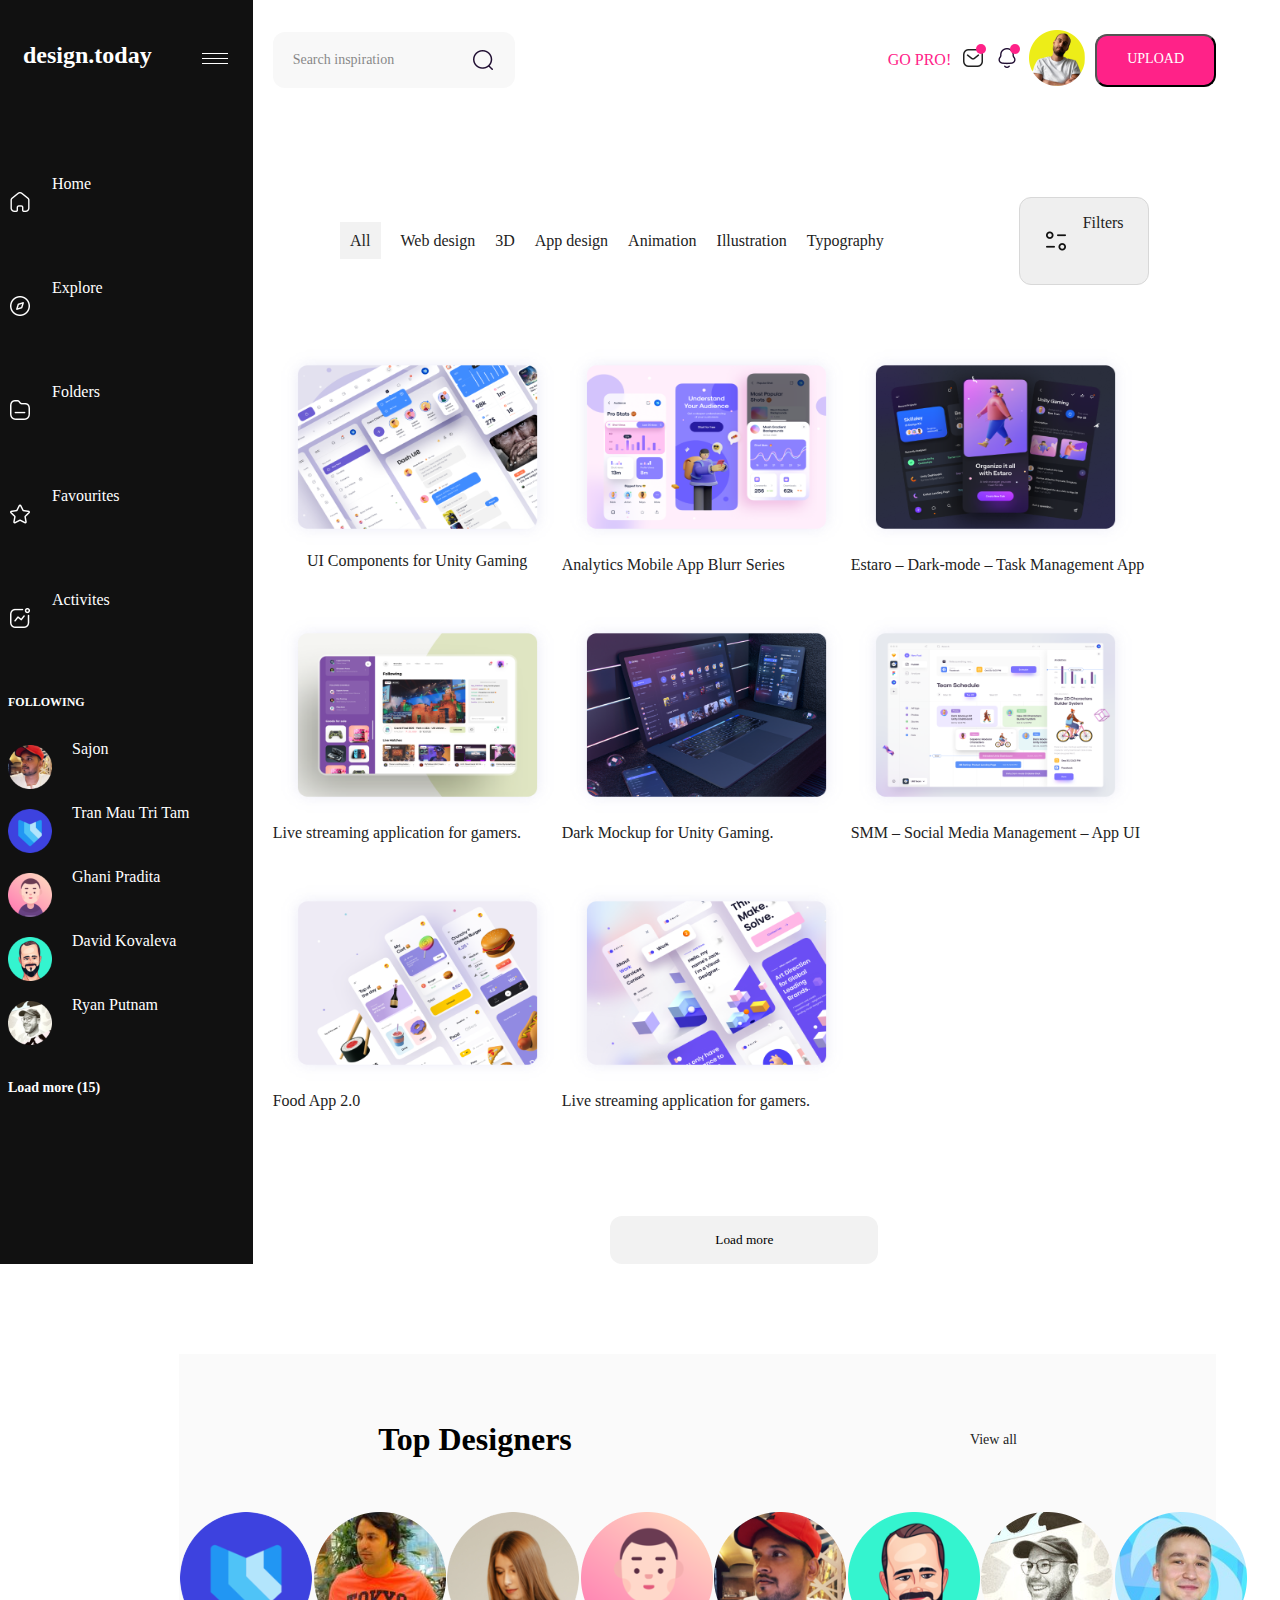
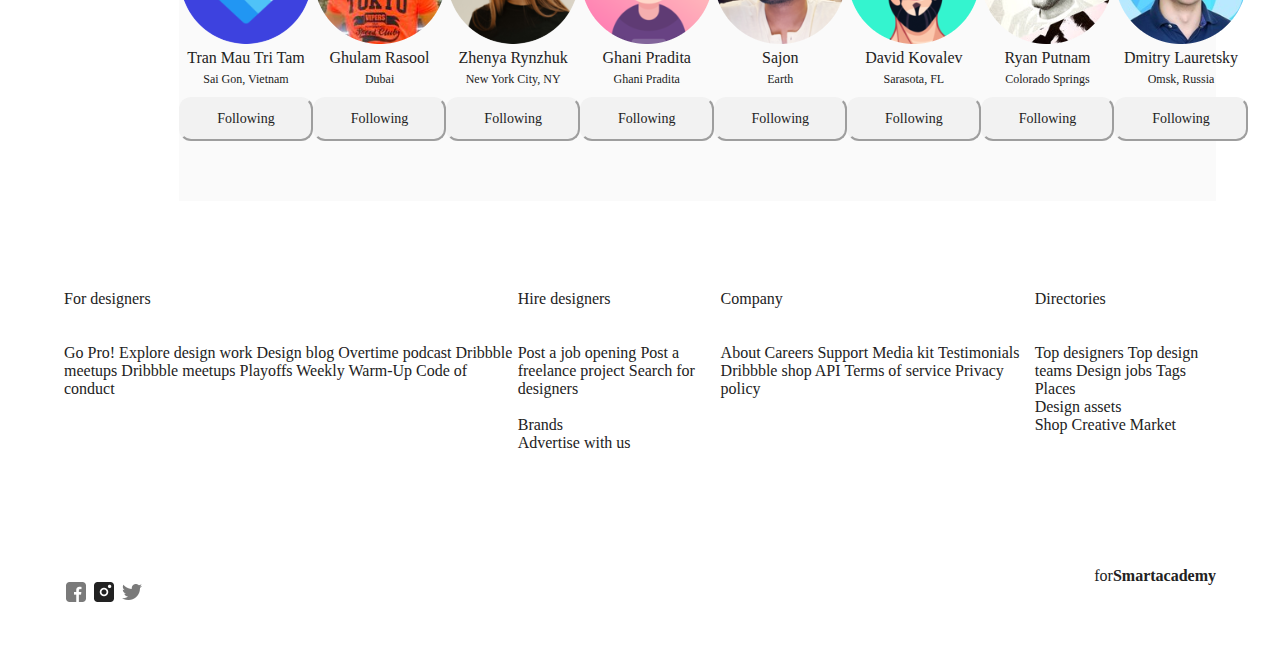
<file: index.html>
<!DOCTYPE html>
<html lang="en">
<head></head>
    <meta charset="UTF-8">
    <meta http-equiv="X-UA-Compatible" content="IE=edge">
    <meta name="viewport" content="width=device-width, initial-scale=1.0">
    <meta name="description" content="Front-End Development" />
    <meta name="author" content="Mariam Amonashvili" />
    
		<meta property="og:type" content="Front-End Midterm" />
		<meta property="og:title" content="for Smart Academy" />
		<meta property="og:description" content="Design Today" />
		<meta property="og:image" content="./images/fb-icon" />

        <meta name="twitter:card" content="design"></meta>
        <meta name="twitter:title" content="for Smart Academy" />
		<meta name="twitter:description" content="Design Today" />
		<meta name="twitter:image" content="./images/twitterlogo" />
    <link rel="stylesheet" href="./css/styles.css">
    <link  rel="stylesheet"  href="./fonts/font.css">
    <title>Front-End Midterm</title>
</head>
<body>
    <main  class="container">
        <div class="grid-header">
        <header class="gridtype-header">
                <div class="flex type-wrap">
                    <form class="flex forms" action="#">
                        <div class="search-wrapper">
                            <input type="text" class="search-in" placeholder="Search inspiration" />
                            <img class="search-img" src="./images/search-icon.png" alt="search">
                        </div>
                    </form>
                </div>
                <div class="flex">
                    <span class="pro">GO PRO!</span>
                    <div class="header-images">
                    <img class="search" src="./images/email-icon.png" alt="message">
                    <div class="dott"></div>
                    </div>
                    <div class="header-images">
                    <img class="search" src="./images/bell-icon.png" alt="bell">
                    <div class="dott"></div>
                    </div>
                   <a class="next-page" href="blog.html"> <img class="header-man" src="./images/header-icon.png" alt="yellow-background"></a>
                    <button class="pink-upload" type="submit">UPLOAD</button>
                </div>
              
        </header>
        <section class="gridtype-section">
            <div class="nav-flex">
                <nav>
                  <ul class="section-ul">
                      <li><a class="all" href="#">All</a></li>
                      <li><a class="list" href="#">Web design</a></li>
                      <li><a class="list" href="#">3D</a></li>
                      <li><a class="list" href="#">App design</a></li>
                      <li><a class="list" href="#">Animation</a></li>
                      <li><a class="list" href="#">Illustration</a></li>
                      <li><a class="list" href="#">Typography</a></li>
                  </ul>
                 </nav>
              <div>
                 <button class="filter-button" type="submit">
                     <img class="filter-img"src="./images/resize-icon.png"> 
                     <p class="filter-text">Filters</p>
                 </button>
            </div>
              </div>
              <div class="parentdiv">
                  <div class="photo-section">
                      <img  class="main-images" src="./images/photo-1.png" alt="image-1">
                      <p class="section-text">UI Components for Unity Gaming</p>
                         <div class="hover-div">
                      
                        <img class="hover-img " src="./images/add-icon.png">
                        <img class="hover-img "  src="./images/heart-icon.png"></div>
                  </div>
                <div class="section-image">
                      <img class="main-images" src="./images/photo-2.png" alt="image-2">
                      <p class="section-text">Analytics Mobile App Blurr Series</p>
                         <div class="hover-div">
                            <img class="hover-img" src="./images/add-icon.png">
                            <img class="hover-img"  src="./images/heart-icon.png">
                         </div>

                </div>
                <div class="section-image">
                    <img class="main-images" src="./images/photo-3.png" alt="image-3">
                    <p class="section-text">Estaro – Dark-mode – Task Management App</p>
                       <div class="hover-div">
                          <img class="hover-img" src="./images/add-icon.png">
                          <img class="hover-img"  src="./images/heart-icon.png">
                       </div>
              </div>
              <div class="section-image">
                <img class="main-images" src="./images/photo-4.png" alt="image-4">
                <p class="section-text">Live streaming application for gamers.</p>
                   <div class="hover-div">
                      <img class="hover-img" src="./images/add-icon.png">
                      <img class="hover-img"  src="./images/heart-icon.png">
                   </div>
          </div>
          <div class="section-image">
            <img class="main-images" src="./images/photo2-1.png" alt="image-5">
            <p class="section-text">Dark Mockup for Unity Gaming.</p>
               <div class="hover-div">
                  <img class="hover-img" src="./images/add-icon.png">
                  <img class="hover-img"  src="./images/heart-icon.png">
               </div>
          </div>
          <div class="section-image">
             <img class="main-images" src="./images/photo2-2.png" alt="image-6">
             <p class="section-text">SMM – Social Media Management – App UI</p>
                <div class="hover-div">
                  <img class="hover-img" src="./images/add-icon.png">
                  <img class="hover-img"  src="./images/heart-icon.png">
                </div>
          </div>
          <div class="section-image">
            <img class="main-images" src="./images/photo2-3.png" alt="image-7">
            <p class="section-text">Food App 2.0</p>
               <div class="hover-div">
                 <img class="hover-img" src="./images/add-icon.png">
                 <img class="hover-img"  src="./images/heart-icon.png">
               </div>
          </div>
          <div class="section-image">
            <img class="main-images" src="./images/photo2-4.png" alt="image-8">
            <p class="section-text">Live streaming application for gamers.</p>
               <div class="hover-div">
                 <img class="hover-img" src="./images/add-icon.png">
                 <img class="hover-img"  src="./images/heart-icon.png">
               </div>
          </div>
              </div>
              <div class="button-loadmore">
                <button class="load-pink">Load more</button>
              </div>
        </section>

        <aside class="gridtype-aside">
            <div class="aside-title">
                 <div>
                     <h2>design.<span>today</span></h2>
                 </div>
                 <div class="menu-bar">
                     <img src="./images/burger-icon.png" alt="menu-bar">
                 </div>
            </div>
            <div class="bar-parent">
                <nav class="aside-nav">
                    <ul class="aside-ul">
                        <li class="aside-li">
                            <a class="aside-link" href="#">
                                <img class="aside-img" src="./images/home-icon.png" alt="logo">
                                <p class="aside-text">Home</p>
                            </a>
                        </li>
                        <li class="aside-li">
                            <a class="aside-link" href="#">
                                <img class="aside-img" src="./images/safari-icon.png" alt="logo">
                                <p class="aside-text">Explore</p>
                            </a>
                        </li>
                        <li class="aside-li">
                            <a class="aside-link" href="#">
                                <img class="aside-img" src="./images/folder-icon.png" alt="logo">
                                <p class="aside-text">Folders</p>
                            </a>
                        </li>
                        <li class="aside-li">
                            <a class="aside-link" href="#">
                                <img class="aside-img" src="./images/star-icon.png" alt="logo">
                                <p class="aside-text">Favourites</p>
                            </a>
                        </li>
                        <li class="aside-li">
                            <a class="aside-link" href="#">
                                <img class="aside-img" src="./images/zip-icon.png" alt="logo">
                                <p class="aside-text">Activites</p>
                            </a>
                        </li>
                    </ul>
                </nav>
             </div>  
             <div class="aside-followers">
                     <h3>FOLLOWING</h3>
                     <nav class="follow-nav">
                        <ul class="follow-ul">
                            <li class="follow-li">
                                <a class="aside-link" href="#">
                                    <img class="follow-img" src="./images/cap-icon.png" alt="following">
                                    <p class="aside-text">Sajon</p>
                                </a>
                            </li>
                            <li class="follow-li">
                                <a class="aside-link" href="#">
                                    <img class="follow-img" src="./images/blue-icon.png" alt="following">
                                    <p class="aside-text">Tran Mau Tri Tam</p>
                                </a>
                            </li>
                            <li class="follow-li">
                                <a class="aside-link" href="#">
                                    <img class="follow-img" src="./images/pinky-icon.png" alt="following">
                                    <p class="aside-text">Ghani Pradita</p>
                                </a>
                            </li>
                            <li class="follow-li">
                                <a class="aside-link" href="#">
                                    <img class="follow-img" src="./images/turqouise-icon.png" alt="following">
                                    <p class="aside-text">David Kovaleva</p>
                                </a>
                            </li>
                            <li class="follow-li">
                                <a class="aside-link" href="#">
                                    <img class="follow-img" src="./images/blacknwhite-icon.png" alt="following">
                                    <p class="aside-text">Ryan Putnam</p>
                                </a>
                            </li>
                        </ul>
                     </nav>
                     <h3 class="load">Load more (15)</h3>
             </div>
        </aside>
        <article class="gridtype-article">
            <div class="top-designers">
                <div>
                    <h4>Top Designers</h4>
                </div>
                <div>
                    <p class="view-all">View all</p>
                </div>
            </div>
            <div class="designer-list">
                  <div class="article-image">
                      <img class="article-img" src="./images/blue-icon.png" alt="article-img">
                      <p class="article-text">Tran Mau Tri Tam</p>
                      <p class="small-font">Sai Gon, Vietnam</p>
                      <button class="follow-button">Following</button>
                  </div>
                  <div class="article-image">
                    <img class="article-img" src="./images/orange-tokyo.png" alt="article-img">
                    <p class="article-text">Ghulam Rasool</p>
                    <p class="small-font">Dubai</p>
                    <button class="follow-button">Following</button>
                </div>
                <div class="article-image">
                    <img class="article-img" src="./images/girl-icon.png" alt="article-img">
                    <p class="article-text">Zhenya Rynzhuk</p>
                    <p class="small-font">New York City, NY</p>
                    <button class="follow-button">Following</button>
                </div>
                <div class="article-image">
                    <img class="article-img" src="./images/pinky-icon.png" alt="article-img">
                    <p class="article-text">Ghani Pradita</p>
                    <p class="small-font">Ghani Pradita</p>
                    <button class="follow-button">Following</button>
                </div>
                <div class="article-image">
                    <img class="article-img" src="./images/cap-icon.png" alt="article-img">
                    <p class="article-text">Sajon</p>
                    <p class="small-font">Earth</p>
                    <button class="follow-button">Following</button>
                </div>
                <div class="article-image">
                    <img class="article-img" src="./images/turqouise-icon.png" alt="article-img">
                    <p class="article-text">David Kovalev</p>
                    <p class="small-font">Sarasota, FL</p>
                    <button class="follow-button">Following</button>
                </div>
                <div class="article-image">
                    <img class="article-img" src="./images/blacknwhite-icon.png" alt="article-img">
                    <p class="article-text">Ryan Putnam</p>
                    <p class="small-font">Colorado Springs</p>
                    <button class="follow-button">Following</button>
                </div>
                <div class="article-image">
                    <img class="article-img" src="./images/smiley-icon.png" alt="article-img">
                    <p class="article-text">Dmitry Lauretsky</p>
                    <p class="small-font">Omsk, Russia</p>
                    <button class="follow-button">Following</button>
                </div>
            </div>
        </article>
        <footer class="gridtypearea-footer"r>
            <div class="footter">
                <div class="footer-flexdiv">
                     <p>
                        For designers
                     </p>
                     <a class="footer-a" href="#">Go Pro! </a>
                     <a class="footer-a" href="#">Explore design work</a>
                     <a class="footer-a" href="#">Design blog</a>
                     <a class="footer-a" href="#">Overtime podcast</a>
                     <a class="footer-a" href="#">Dribbble meetups</a>
                     <a class="footer-a" href="#">Dribbble meetups</a>
                     <a class="footer-a" href="#">Playoffs </a>
                     <a class="footer-a" href="#">Weekly Warm-Up</a>
                     <a class="footer-a" href="#">Code of conduct</a>
                </div>
                <div class="footer-flexdiv">
                    <p>
                        Hire designers
                    </p>
                    <a class="footer2-a">Post a job opening</a>
                    <a class="footer2-a">Post a freelance project</a>
                    <a class="footer2-a">Search for designers</a>
                    <br>
                    <br>
                    <a class="footer2-a">Brands</a>
                    <br>
                    <a class="footer2-a">Advertise with us</a>
                   
               </div>
               <div class="footer-flexdiv">
                   <p>
                      Company
                   </p>
                   <a class="footer3-a">About   </a>
                   <a class="footer3-a">Careers </a>
                   <a class="footer3-a">Support</a>
                   <a class="footer3-a">Media kit</a>
                   <a class="footer3-a">Testimonials</a>
                   <a class="footer3-a">Dribbble shop </a>
                   <a class="footer3-a">API</a>
                   <a class="footer3-a">Terms of service</a>
                   <a class="footer3-a">Privacy policy</a>
               </div>
               <div class="footer-flexdiv">
                  <p>
                     Directories
                  </p>
                  <a class="footer4-a">Top designers</a>
                  <a class="footer4-a">Top design teams </a>
                  <a class="footer4-a">Design jobs</a>
                  <a class="footer4-a">Tags</a>
                  <a class="footer4-a">Places</a>
                  <br>
                  <a class="footer4-a">Design assets</a>
                  <br>
                  <a class="footer4-a">Shop Creative Market</a>
           </div>
         </div>
          <div class="logo-flex">
             <div class="footer-logo">
                <img class="logo" src="./images/fb-icon.png" alt="fb-logo">
                <img class="logo" src="./images/instagram-icon.png" alt="insta-logo">
                <img class="logo" src="./images/twitterlogo.png" alt="twitter-logo">
             </div>
             <div class="academy">
               <p class="half-bold"><span class="for">for</span>Smartacademy</p>
             </div>
          </div>
            
         </footer>
      </div>
    </main>
</body>
</html>
</file>
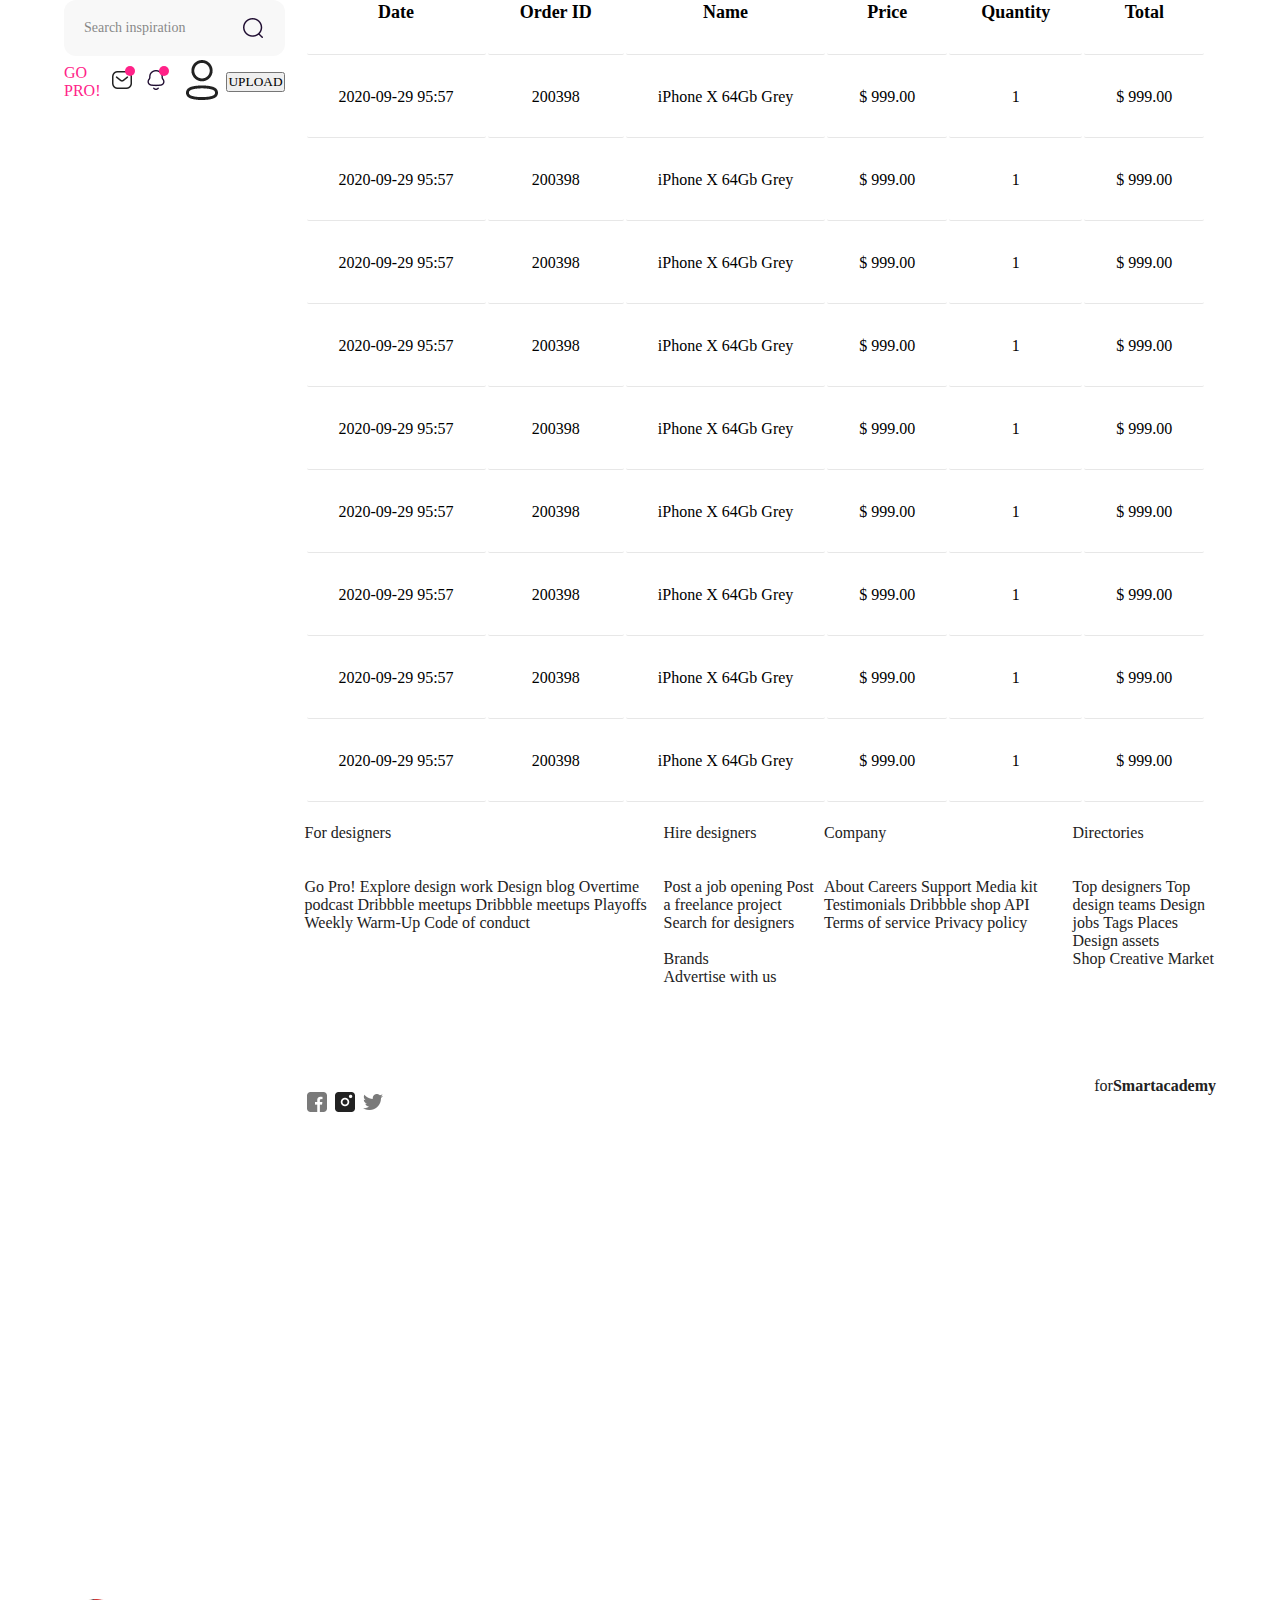
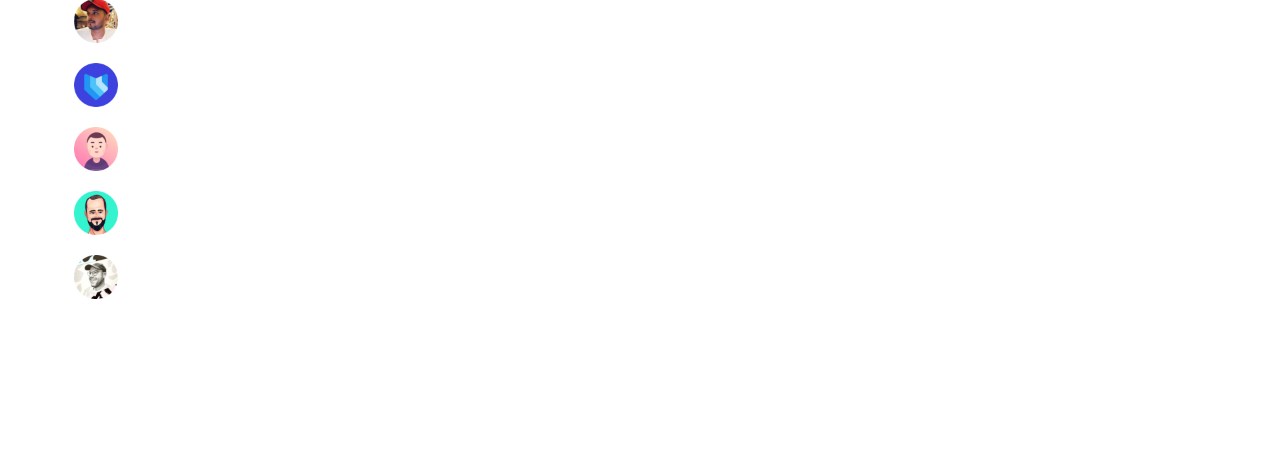
<file: blog.html>
<!DOCTYPE html>
<html lang="en">
<head>
    <meta charset="UTF-8">
    <meta http-equiv="X-UA-Compatible" content="IE=edge">
    <meta name="viewport" content="width=device-width, initial-scale=1.0">
    <link  rel="stylesheet"  href="./fonts/font.css">
    <link rel="stylesheet" href="./css/styles.css">
    <title>Design Today</title>
</head>
<body>
    <main class="container">
        <div class="grid-theme-2">
            <header class="item-1">
                <div class="flex form-wrapper">
                    <form class="flex form" action="#">
                        <div class="search-wrapper">
                            <input type="text" class="search-in" placeholder="Search inspiration" />
                            <img class="search-img" src="./images/search-icon.png" alt="search">
                        </div>
                    </form>
                </div>
                <div class="flex">
                    <span class="pro">GO PRO!</span>
                    <div class="header-images">
                    <img class="search" src="./images/email-icon.png" alt="message">
                    <div class="dott"></div>
                    </div>
                    <div class="header-images">
                    <img class="search" src="./images/bell-icon.png" alt="bell">
                    <div class="dott"></div>
                    </div>
                   <a class="next-page" href="index.html"> <img class="icon-man" src="./images/someone-icon.png" alt="icon-man"></a>
                    <button class="upload" type="submit">UPLOAD</button>
                </div>
        </header>
          <section class="item-2">
              <div class="table-div">
                   <table class="table">
                      <tr>
                        <th>Date</th>
                        <th>Order ID</th>
                        <th>Name</th>
                        <th>Price</th>
                        <th>Quantity</th>
                        <th>Total</th>
                      </tr>
                      <tr>
                          <td>2020-09-29 95:57</td>
                          <td>200398</td>
                          <td>iPhone X 64Gb Grey</td>
                          <td>$ 999.00</td>
                          <td>1</td>
                          <td>$ 999.00</td>
                       
                      </tr>
                      <tr>
                        <td>2020-09-29 95:57</td>
                        <td>200398</td>
                        <td>iPhone X 64Gb Grey</td>
                        <td>$ 999.00</td>
                        <td>1</td>
                        <td>$ 999.00</td>
                     
                    </tr>
                    <tr>
                        <td>2020-09-29 95:57</td>
                        <td>200398</td>
                        <td>iPhone X 64Gb Grey</td>
                        <td>$ 999.00</td>
                        <td>1</td>
                        <td>$ 999.00</td>
                     
                    </tr>
                    <tr>
                        <td>2020-09-29 95:57</td>
                        <td>200398</td>
                        <td>iPhone X 64Gb Grey</td>
                        <td>$ 999.00</td>
                        <td>1</td>
                        <td>$ 999.00</td>
                     
                    </tr>
                    <tr>
                        <td>2020-09-29 95:57</td>
                        <td>200398</td>
                        <td>iPhone X 64Gb Grey</td>
                        <td>$ 999.00</td>
                        <td>1</td>
                        <td>$ 999.00</td>
                     
                    </tr>
                    <tr>
                        <td>2020-09-29 95:57</td>
                        <td>200398</td>
                        <td>iPhone X 64Gb Grey</td>
                        <td>$ 999.00</td>
                        <td>1</td>
                        <td>$ 999.00</td>
                     
                    </tr>
                    <tr>
                        <td>2020-09-29 95:57</td>
                        <td>200398</td>
                        <td>iPhone X 64Gb Grey</td>
                        <td>$ 999.00</td>
                        <td>1</td>
                        <td>$ 999.00</td>
                     
                    </tr>
                    <tr>
                        <td>2020-09-29 95:57</td>
                        <td>200398</td>
                        <td>iPhone X 64Gb Grey</td>
                        <td>$ 999.00</td>
                        <td>1</td>
                        <td>$ 999.00</td>
                     
                    </tr>
                    <tr>
                        <td>2020-09-29 95:57</td>
                        <td>200398</td>
                        <td>iPhone X 64Gb Grey</td>
                        <td>$ 999.00</td>
                        <td>1</td>
                        <td>$ 999.00</td>
                     
                    </tr>
                   </table>
                </div>
          </section>


        <aside class="item-3">
            <div class="aside-title">
                 <div>
                     <h2>design.<span>today</span></h2>
                 </div>
                 <div class="menu-bar">
                     <img src="./images/burger-icon.png" alt="menu-bar">
                 </div>
            </div>
            <div class="bar-parent">
                <nav class="aside-nav">
                    <ul class="aside-ul">
                        <li class="aside-li">
                            <a class="aside-link" href="#">
                                <img class="aside-img" src="./images/home-icon.png" alt="logo">
                                <p class="aside-text">Home</p>
                            </a>
                        </li>
                        <li class="aside-li">
                            <a class="aside-link" href="#">
                                <img class="aside-img" src="./images/safari-icon.png" alt="logo">
                                <p class="aside-text">Explore</p>
                            </a>
                        </li>
                        <li class="aside-li">
                            <a class="aside-link" href="#">
                                <img class="aside-img" src="./images/folder-icon.png" alt="logo">
                                <p class="aside-text">Folders</p>
                            </a>
                        </li>
                        <li class="aside-li">
                            <a class="aside-link" href="#">
                                <img class="aside-img" src="./images/star-icon.png" alt="logo">
                                <p class="aside-text">Favourites</p>
                            </a>
                        </li>
                        <li class="aside-li">
                            <a class="aside-link" href="#">
                                <img class="aside-img" src="./images/zip-icon.png" alt="logo">
                                <p class="aside-text">Activites</p>
                            </a>
                        </li>
                    </ul>
                </nav>
             </div>  
             <div class="aside-followers">
                     <h3>FOLLOWING</h3>
                     <nav class="follow-nav">
                        <ul class="follow-ul">
                            <li class="follow-li">
                                <a class="aside-link" href="#">
                                    <img class="follow-img" src="./images/cap-icon.png" alt="following">
                                    <p class="aside-text">Sajon</p>
                                </a>
                            </li>
                            <li class="follow-li">
                                <a class="aside-link" href="#">
                                    <img class="follow-img" src="./images/blue-icon.png" alt="following">
                                    <p class="aside-text">Tran Mau Tri Tam</p>
                                </a>
                            </li>
                            <li class="follow-li">
                                <a class="aside-link" href="#">
                                    <img class="follow-img" src="./images/pinky-icon.png" alt="following">
                                    <p class="aside-text">Ghani Pradita</p>
                                </a>
                            </li>
                            <li class="follow-li">
                                <a class="aside-link" href="#">
                                    <img class="follow-img" src="./images/turqouise-icon.png" alt="following">
                                    <p class="aside-text">David Kovaleva</p>
                                </a>
                            </li>
                            <li class="follow-li">
                                <a class="aside-link" href="#">
                                    <img class="follow-img" src="./images/blacknwhite-icon.png" alt="following">
                                    <p class="aside-text">Ryan Putnam</p>
                                </a>
                            </li>
                        </ul>
                     </nav>
                     <h3 class="load">Load more (15)</h3>
             </div>
        </aside>



        <footer class="item-5"r>
            <div class="footter">
                <div class="footer-flexdiv">
                     <p>
                        For designers
                     </p>
                     <a class="footer-a" href="#">Go Pro! </a>
                     <a class="footer-a" href="#">Explore design work</a>
                     <a class="footer-a" href="#">Design blog</a>
                     <a class="footer-a" href="#">Overtime podcast</a>
                     <a class="footer-a" href="#">Dribbble meetups</a>
                     <a class="footer-a" href="#">Dribbble meetups</a>
                     <a class="footer-a" href="#">Playoffs </a>
                     <a class="footer-a" href="#">Weekly Warm-Up</a>
                     <a class="footer-a" href="#">Code of conduct</a>
                </div>
                <div class="footer-flexdiv">
                    <p>
                        Hire designers
                    </p>
                    <a class="footer2-a">Post a job opening</a>
                    <a class="footer2-a">Post a freelance project</a>
                    <a class="footer2-a">Search for designers</a>
                    <br>
                    <br>
                    <a class="footer2-a">Brands</a>
                    <br>
                    <a class="footer2-a">Advertise with us</a>
                   
               </div>
               <div class="footer-flexdiv">
                   <p>
                      Company
                   </p>
                   <a class="footer3-a">About   </a>
                   <a class="footer3-a">Careers </a>
                   <a class="footer3-a">Support</a>
                   <a class="footer3-a">Media kit</a>
                   <a class="footer3-a">Testimonials</a>
                   <a class="footer3-a">Dribbble shop </a>
                   <a class="footer3-a">API</a>
                   <a class="footer3-a">Terms of service</a>
                   <a class="footer3-a">Privacy policy</a>
               </div>
               <div class="footer-flexdiv">
                  <p>
                     Directories
                  </p>
                  <a class="footer4-a">Top designers</a>
                  <a class="footer4-a">Top design teams </a>
                  <a class="footer4-a">Design jobs</a>
                  <a class="footer4-a">Tags</a>
                  <a class="footer4-a">Places</a>
                  <br>
                  <a class="footer4-a">Design assets</a>
                  <br>
                  <a class="footer4-a">Shop Creative Market</a>
           </div>
         </div>
          <div class="logo-flex">
             <div class="footer-logo">
                <img class="logo" src="./images/fb-icon.png" alt="fb-logo">
                <img class="logo" src="./images/instagram-icon.png" alt="insta-logo">
                <img class="logo" src="./images/twitterlogo.png" alt="twitter-logo">
             </div>
             <div class="academy">
               <p class="half-bold"><span class="for">for</span>Smartacademy</p>
             </div>
          </div>
            
         </footer>
      </div>
      </main>
</body>
</html>
</file>
<file: css/styles.css>
*{
    margin:0;
    padding:0;
    box-sizing: border-box;
    list-style: none;
    text-decoration: none;
    font-family: avenir;
}
.container{
    -width:1440px;
    width:90%;
    margin:auto;
}

.grid-header{
    display:grid;
    grid-template-columns: 1fr 5fr;
    gap:20px;
    grid-template-areas: 
    'aside header'
    'aside section'
    'article article'
    'footer footer';
}

.grid-theme-2{
    display:grid;
    grid-template-columns: 1fr 5fr;
    gap:20px;
    grid-template-areas: 
    'aside header'
    'aside section'
    'footer footer';
}


.gridtype-header {
    grid-area: header;
    display:flex;
    justify-content: space-between;
    align-items: center;
    margin-top:30px;
}
.gridtype-section{
    grid-area:section;
    margin-top:87px;
}
.gridtype-aside{
    grid-area:aside;
    background-color:#222222;
    margin-left: -35%;
   
 
}
.gridtype-article{
    background-color:#FAFAFA;
    grid-area:article;
    margin-left:10%;
    margin-top:70px;
}
.gridtypearea-footer{
    grid-area:footer;
    margin-top:69px;
}

.next-page:hover{
    border:solid 2px #FF2288;
    border-radius:50%;

}
.search{
    width:24px;
    height:24px;
    margin-right:10px;
}
.type-wrap {
    width: 100%;
    max-width: 446px;
}
.form {
    width: 100%;
}
.search-wrapper {
    background-color:#F8F8F8;
    padding:16px 20px;
    border:none;
    border-radius: 12px;
    display: flex;
    justify-content: space-between;
    width: 100%;
}
.search-in{
    background: transparent;
    border:none;
    outline: none;
    transform: scale(1);
    transition: all 0.3s;
    font-size: 14px;
    width: 100%;
}
.header-man{
    width:56px;
    height:56px;
}
.search-in::placeholder {
    color: #111111;
    opacity: 0.5;
}
.search-in:focus{
    transform: scale(0.9);
    transform-origin: left;
    transition: all 0.3s;
}
.search-img {
    width: 24px;
    height: 24px;
    cursor: pointer;
    transform: scale(1);
    transition: all 0.3s;
}
.search-img:hover{
    transform: scale(0.9);
    transition: all 0.3s;
    transform-origin: left;
}
.all:hover,.list:hover{
    color:#FF2288;
}
.flex{
    display:flex;
     align-items: center; 
}
.pro{
    color:#FF2288;
    font-size:16px;
    padding-right:10px;
}
.dott{
    position:absolute;
    top: -2px;
    left:15px;
   width:10px;
   height:10px;
   border-radius:50%;
   background-color: #FF2288; 
}

.header-images{
    position:relative;
}
.pink-upload{
    color:#FFFFFF;
    font-size:14px;
    background-color:#FF2288;
    padding:15px 30px 18px 30px;
    border-radius:12px;
    margin-left:10px;
    cursor: pointer;
}


.nav-flex,.section-ul{
    display:flex;
    justify-content: space-around;
    align-items: center;
   
}

.all{
    font-size:16px;
    color:#222222;
    background-color: #F2F2F2;
    padding:10px;

}
.list{
    font-size:16px;
    color:#222222;
    padding-left:20px;
}
.filter-button{
    padding: 16px 24px;
    border-radius: 12px;
    border: solid 1px #D8D8D8;
    color: #222222;
    font-size: 16px;
    display: flex;
    align-items: center;
    justify-content: space-between;
    cursor: pointer;
    transition: all 0.3s;
}
.filter-btn:hover{
    background-color: #FF2288;
    color:#ffffff;
    transition: all 0.3s;
}
.filter-img {
    width: 24px;
    height: 24px;
}
.filter-text {
    margin-left: 15px;
}

.main-images{
    width:289px;
    height:210px;
}
.hover-img{
    width:24px;
    height:24px;
    margin-bottom:3px;
    background-color:#FFFFFF;
    border:solid 1px #FFFFFF;
    border-radius: 20px;
}
/*
.hide {
display: none;
}
.main-images:hover + .hover-img {
    display: block;
    transform: scale(0.2);
    transition: all 0.3s;
    transform-origin: left;

}
*/
.hover-div {
    display: none;
}

.section-image:hover + .hover-img {
    display: block;
    transform: scale(0.2);
    transition: all 0.3s;
    transform-origin: left;

}


.hide{
    display:none;
}

.section-text:hover + .hide{
   display:flex;
   flex-direction: column;
}
.section-text:hover{
    border:solid 2px blue;
}
.section-text{
    cursor: pointer;
}
.parentdiv{
    display:flex;
    flex-wrap: wrap;
    margin-top:57px;
  
   
}
.photo-section{
    position:relative;
    display:flex;
    flex-direction: column;
   align-items: center;
   cursor: pointer;
}
.main-images:hover{
    border:solid 3px blue;
    
}

.hover-div{  
    position:absolute;
    top:40px;
    left:40px;
   
   
   
}
.button-loadmore{
    display:flex;
    justify-content:space-around;
}
.load-pink{
    background-color:#F2F2F2;
    padding:16px 105px;
    margin-top:70px;
    border-radius:12px;
    border:#F2F2F2;
    cursor:pointer;
}
.load-pink:hover{
    background-color: #FF2288;
    transition: 0.3s;
    color:#ffffff;
}

/*artcile style*/

.top-designers{
    display:flex;
    justify-content: space-around;
    align-items: center;
   
}
.designer-list{
    display:flex;
   justify-content: space-evenly;
  
}
.article-image{
    display:flex;
    flex-direction: column;
    align-items: center;
    cursor: pointer;
}
.article-img:hover{
     border:2px solid blue;
     border-radius:50%;
}
.article-img{
    width:132px;
    height:132px;
}
.article-text{
    font-size:16px;
    padding-top:5px;
    padding-bottom:5px;  
    cursor: pointer;
}
.small-font{
    font-size:12px;
    padding-bottom:10px;
    cursor: pointer;
   
}

.follow-button{
    background-color:#F2F2F2;
    border-radius:12px;
    padding:12px 36px;
    border-color:#F2F2F2;
    font-size:14px;
    color:#222222;
    margin-bottom:60px;
    cursor: pointer;

}
.follow-button:hover{
    background-color: #FF2288;
    transition: 0.3s;
    color:#ffffff;
}
h4{
    font-size:32px;
    padding-top:67px;
    padding-bottom:54px;
}
 .view-all{
    font-size:14px;
    padding-top:67px;
    padding-bottom:54px;
    cursor: pointer;
 }
 .view-all:hover{
    transition: 0.3s;
    color:#FF2288;
    font-size:25px;
 }

/* aside style*/
h2{
    font-size:24px;
    color:#ffffff;
}
.menu-bar{
    width:26px;
    height:11px;
}
.aside-title{
    display:flex;
    justify-content: space-around;
    align-items: center;
    padding-top:42px;
    padding-bottom:106px;

}

 .bar-parent,.aside-nav,.aside-li,.aside-link{
    display:flex;
    justify-content: flex-start;
    align-items: center;
 }
 .follow-nav,.follow-li{
    display:flex;
    justify-content: flex-start;
    align-items: center;
 }
 .aside-text{
    font-size:16px;
    color:#ffffff;
    padding-left:20px;
    padding-right:20px;
 }
.aside-li{
    margin-bottom:50px;
    margin-left:10px;
}
.follow-li{
    margin-bottom:10px;
    margin-left:10px;
}
.aside-li:hover{
    background-color: #FF2288;
    padding:20px;
    border-radius:12px;
    border:none;
}
.follow-li:hover{
    background-color: #FF2288;
    padding:5px;
    border-radius:12px;
    border:none;
}
h3{
    font-size:12px;
    color:#ffffff;
    padding-bottom:30px;
    padding-left:10px;
}
.aside-img{
    width:24px;
    height:24px;  
}

.follow-img{
    width:44px;
    height:44px;
}
.load{
    font-size:14px;
    color:#ffffff;
    padding-top:20px;
    margin-bottom:50px;
    cursor: pointer;
}
 
/* check the flex style*/

.footter {
    display: flex;
    justify-content: space-evenly;
    margin-bottom: 10%;
}


p{
    font-size:16px;
    padding-bottom:36px;
    color:#222222;
}
.footer-a , .footer2-a , .footer3-a , .footer4-a{
    font-size:16px;
    color:#222222;
    padding-bottom:26px;
}

.half-bold{
    font-family:avenir,heavy;
    font-size:16px;
    color:#222222;
    font-weight:900;
    
}
.for{
    font-family:avenir;
    font-size:16px;
    color:#222222;
    font-weight:normal;
}
.logo{
    width:24px;
    height:24px;
}
.logo-flex{
    display:flex;
    justify-content: space-between;
    align-items: center;
    margin-bottom:43px;
}




/* blog.html css*/

td{
    padding-left:32px;
    padding-right:32px;
    font-size:16px;
    text-align: center;
    padding-top:31px;
    padding-bottom:31px;
    border-bottom:solid 1px #E7E7E7;
    border-radius:2px;
    cursor: pointer;
   
}
.gridtype-aside {
    background-color: #111111;
}

th{
    padding-left:32px;
    padding-right:32px;
    padding-bottom:31px;
    font-size:18px;
    border-bottom:solid 1px #E7E7E7;
    border-radius:2px;
   
}

.item-3 {
    margin-top: 30px;
}
td:hover{
   color:#FF2288; }



@media(max-width:1024px){

     
    body{
        background-color:beige;
    }
    
    .container{
        max-width:1440px;
        width:80%;
        margin:auto;
    }
    
    .grid-header{
        display:grid;
        grid-template-columns: 1fr;
        
        grid-template-areas: 
        ' header'
        'aside'
        ' section'
        ' article'
        ' footer';
    }
    
    
  
    
     
    .flex {
        display:flex;
        margin-top:30px;
        align-content: center;
       
       
    }
    
    
    .item-1{
       flex-direction: column-reverse;
        margin-top:30px;
    }
    .item-4{
        background-color:beige;
    }
    
    search-wrapper {
        width: 80%;
        align-content: center;
    
    }
    
    /* section */
     
    .nav-flex{
        display:flex;
        flex-direction: column;
       
    }
    .section-ul{
        flex-direction: column;
        
    }
    
    
    
    
    .all{
        font-size:32px;
        color:#222222;
        background-color:#FF2288;
    }
    
    .load-btn{
        margin-bottom:20px;
    }
    
    .list{
        font-size:32px;
        color:#222222;
        padding-left:0;
       
    }
    .section-li{
      padding-top:20px;
      padding-bottom:20px;
    }
     
      .media{
        display:none;
      }
      .main-images{
        width:100%;
       
      }
    
      /*article */
    
      .designer-list{
        display:flex;
       justify-content: space-evenly;
       flex-wrap: wrap;
       
    }
    /* footer style*/
    
    .footer-flex{
        display:flex;
        justify-content: space-between;
        margin-bottom:113px;
       
    }
    
    
    .high-res{
        display:flex;
        justify-content: center;
        align-items: center;  
        margin-bottom:20px;
        margin-top:20px;
    }
    
    
    .aside-mob{
        display:flex;
        justify-content: space-around;
        align-items: center;
        margin-top:10px;
        margin-bottom:10px;
       
    }
    
    .item-3{
        margin-top:20px;
    }
    .for-mob{
        display:flex;
        flex-direction: column;
        align-items: center;
        margin-bottom:10px;
       
    }
    .aside-mob:hover + .hidden{
        display:flex;
    }
    
    h1{
        color:#ffffff;
        font-size:24px;
        font-family:avenir,large;
        cursor:pointer;
    }
       .for-hover{
        font-family:avenir heavy;
        font-size:16px;
        color:#ffffff;
        cursor:pointer;
       }
    }
</file>
<file: fonts/font.css>
@font-face {
    font-family: 'Avenir LT Std';
    src: url('AvenirLTStd-Black.eot');
    src: url('AvenirLTStd-Black.eot?#iefix') format('embedded-opentype'),
        url('AvenirLTStd-Black.woff2') format('woff2'),
        url('AvenirLTStd-Black.woff') format('woff'),
        url('AvenirLTStd-Black.ttf') format('truetype'),
        url('AvenirLTStd-Black.svg#AvenirLTStd-Black') format('svg');
    font-weight: 900;
    font-style: normal;
    font-display: swap;
}
</file>
